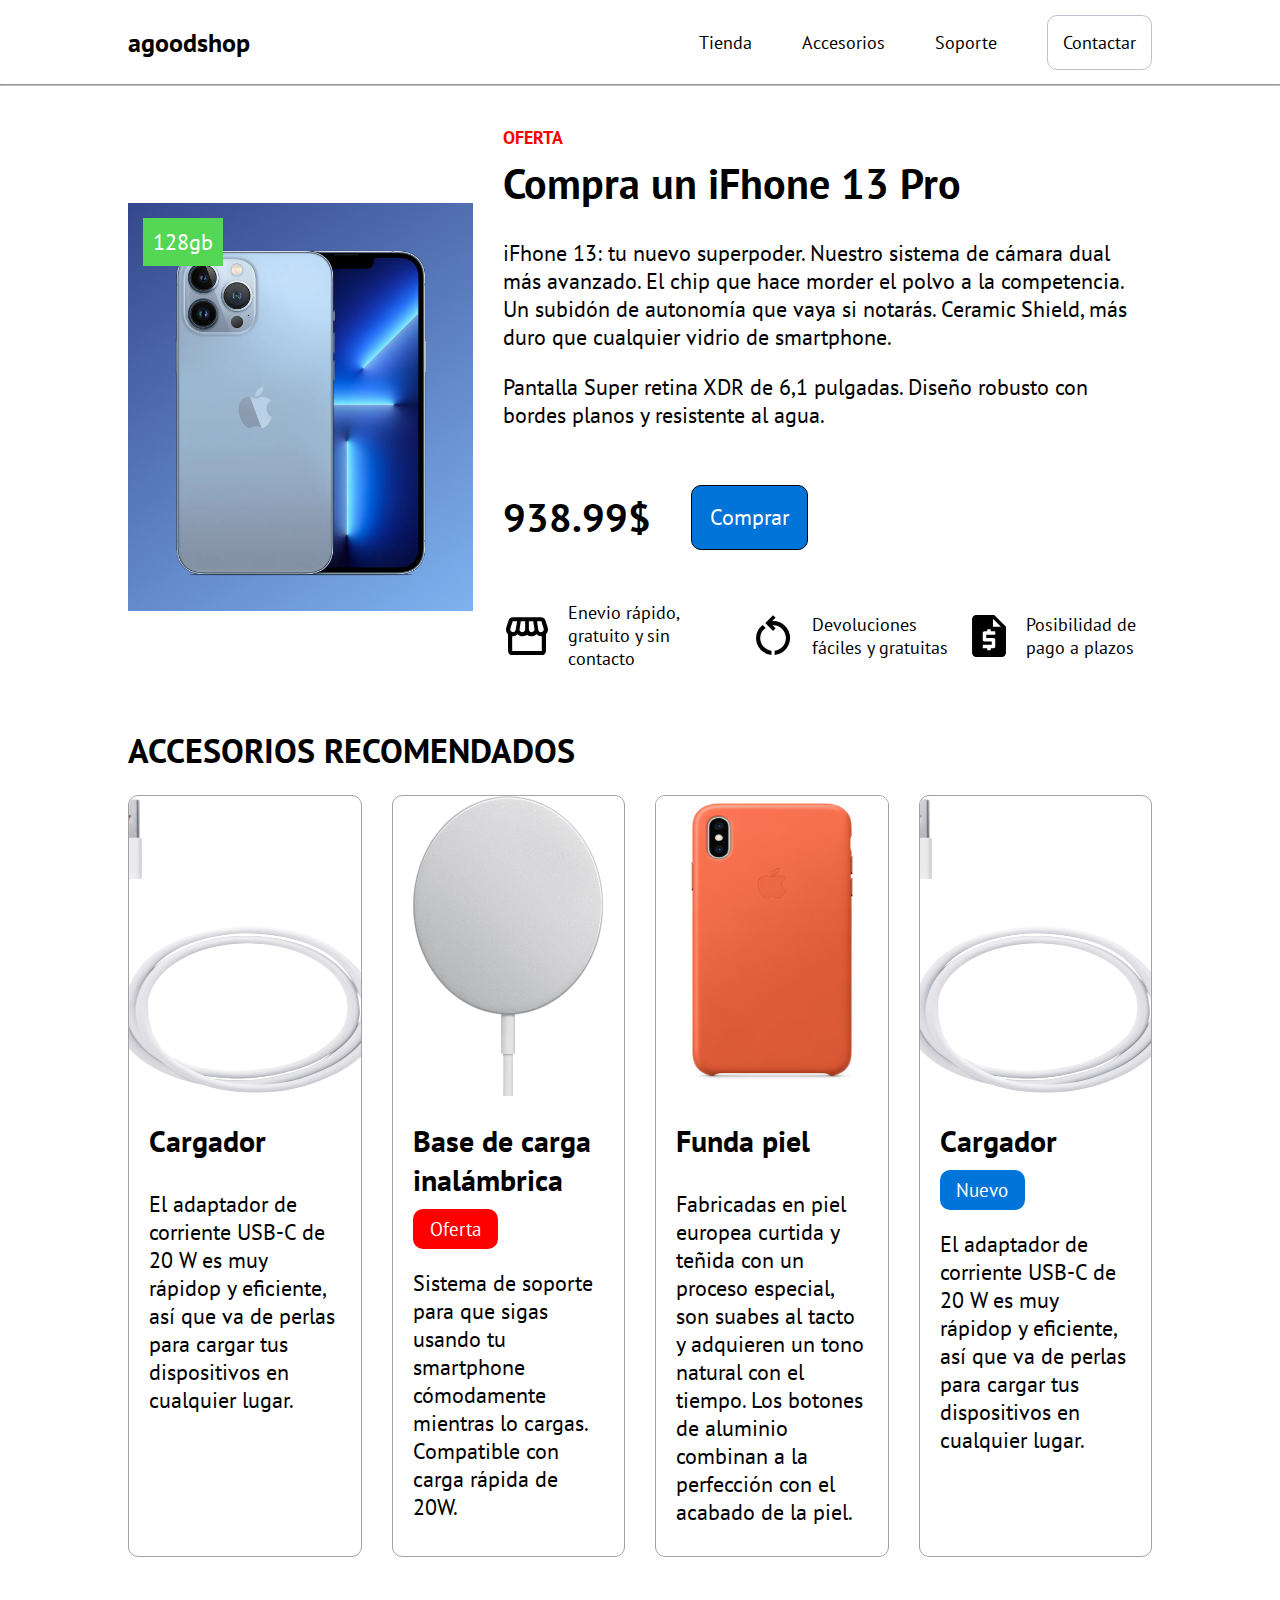
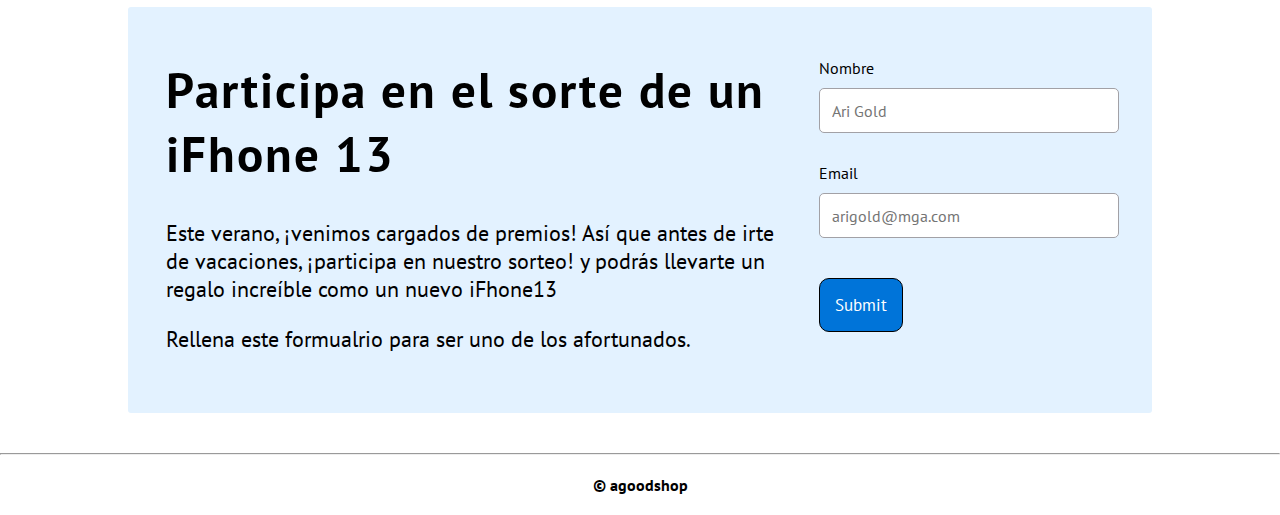
<file: pruebaHTML.html>
<!DOCTYPE html>
<html lang="en">
<head>
    <meta charset="UTF-8">
    <meta http-equiv="X-UA-Compatible" content="IE=edge">
    <meta name="viewport" content="width=device-width, initial-scale=1.0">

    <link href="https://fonts.googleapis.com/css2?family=PT+Sans&display=swap" rel="stylesheet">


    <link href="https://fonts.googleapis.com/css2?family=Castoro+Titling&family=Roboto+Slab&display=swap" rel="stylesheet">

    <!-- Llamada a los iconos de googleicons-->
    <link rel="stylesheet" href="https://fonts.googleapis.com/css2?family=Material+Symbols+Outlined:opsz,wght,FILL,GRAD@48,600,0,200" />


    <link rel="stylesheet" href="pruebaCSS.css">
    <title>Document</title>

</head>
<body>
    <header >
        <div class="header__tittle">
            <h3>agoodshop</h3>
        </div>
        <nav class="header__nav">
            <ul class="nav__list">
                <li><a href="">Tienda</a></li>
                <li><a href="#accesorios">Accesorios</a></li>
                <li><a href="">Soporte</a></li>
                <li><a href="" id="contactar">Contactar</a></li>
            </ul>
        </nav>
    </header>
    <hr class="separationOne"/>

    <!-- PRIMERA SECCION -->
    <main>
        <section class="mainProduct">
            <div class="mainProduct__picture pictureIfhone ">
                <img src="/assets/pictures/iphone-13-pro-max-blue-select.webp" class="pictureIfhone__imagen" alt="">
                <div class="pictureIfhone__green">128gb</div>
            </div>
            <div class="mainProduct__text text">
                <p id="oferta"><strong>OFERTA</strong></p>
                <h1 class="text__tittle">Compra un iFhone 13 Pro</h1>
                <p class="text__one">iFhone 13: tu nuevo superpoder. Nuestro sistema de cámara dual más avanzado. El chip que hace morder el polvo a la competencia. Un subidón de autonomía que vaya si notarás. Ceramic Shield, más duro que cualquier vidrio de smartphone. </p>
                <p class="text__two">Pantalla Super retina XDR de 6,1 pulgadas. Diseño robusto con bordes planos y resistente al agua.</p>
                <div class="text__three buyPrice">
                    <p class="buyPrice__price">938.99$</p>
                    <button class="buyPrice__button">Comprar</button>
                </div>
                
                <!-- LAS ETIQUETAS CON LOS ICONOS-->
                <div class="mainProduct__labels labels">
                    <div class="labels__label">
                        <img src="assets/icons/storefront_FILL0_wght600_GRAD200_opsz48.svg" alt="">
                        <p>Enevio rápido, gratuito y sin contacto</p>
                    </div>
                    <div class="labels__label">
                        <img src="assets/icons/restart_alt_FILL0_wght600_GRAD200_opsz48.svg" alt="">
                         <p>Devoluciones fáciles y gratuitas</p>
                    </div>
                    <div class="labels__label">
                        <img src="assets/icons/request_quote_FILL1_wght600_GRAD200_opsz48.svg" alt="">
                        <p>Posibilidad de pago a plazos</p>
                    </div>
                </div>
            </div>            
        </section>

        <!-- ARTICULOS RECOMENDADOS-->
        <section class="suggestions" id="accesorios">
            <h1 class="suggestions__tittle" id="tittle__suggestion">ACCESORIOS RECOMENDADOS</h1>
            <div class="suggestion__cards">
                <div class="cards">
                    <img src="assets/pictures/cargador.png" class="cards__img" alt="">
                    <h2 class="cards__tittle">Cargador</h2>
                    <p class="cards__text">El adaptador de corriente USB-C de 20 W es muy rápidop y eficiente, así que va de perlas para cargar tus dispositivos en cualquier lugar.</p>
                </div>
                <div class="cards">
                    <img class="cards__img" src="/assets/pictures/fee_786_587_png.webp" alt="">
                    <h2 class="cards__tittle">Base de carga inalámbrica</h2>
                    <button class="cards__alert--red">Oferta</button> 
                    <p class="cards__text">Sistema de soporte para que sigas usando tu smartphone cómodamente mientras lo cargas. Compatible con carga rápida de 20W.</p>
                </div>
                <div class="cards">
                    <img class="cards__img" src="/assets/pictures/MVFY2.jpg" id="cards__img4" alt="">
                    <h2 class="cards__tittle">Funda piel</h2>
                    <p class="cards__text">Fabricadas en piel europea curtida y teñida con un proceso especial, son suabes al tacto y adquieren un tono natural con el tiempo. Los botones de aluminio combinan a la perfección con el acabado de la piel.</p>
                </div>
                <div class="cards">
                    <img class="cards__img" src="assets/pictures/cargador.png"">
                    <h2 class="cards__tittle">Cargador</h2>
                    <button class="cards__alert--blue">Nuevo</button>
                    <p class="cards__text"> El adaptador de corriente USB-C de 20 W es muy rápidop y eficiente, así que va de perlas para cargar tus dispositivos en cualquier lugar.</p>
                </div>
            </div>
        </section>

        <!-- FORMULARIO-->
        <aside class="form">
            <div class="form__descripton description">
                <h1 class="description__tittle"> Participa en el sorte de un iFhone 13</h1>
                <p class="description__textOne">Este verano, ¡venimos cargados de premios! Así que antes de irte de vacaciones, ¡participa en nuestro sorteo! y podrás llevarte un regalo increíble como un nuevo iFhone13</p>
                <p class="description__textTwo">Rellena este formualrio para ser uno de los afortunados.</p>
            </div>
            <form class="form__form" action="" method="get">
                <div class="form__ladder">
                    <label id="idname" for="name">Nombre</label><br>
                    <input type="text" name="name" id="name" placeholder="Ari Gold">
                </div>
                <div class="form__ladder">
                    <label for="email">Email</label><br>
                    <input type="email" name="email" id="email" placeholder="arigold@mga.com">
                </div>
                <div class="form__submit">
                    <input type="submit" placeholder="arigold@mga.com">
                </div>
            </form>
        </aside>
    </main>
    <footer>
        <hr class="footer__hr">
        <div class="footer__text">
            <p><strong>© agoodshop</strong></p>
        </div>
    </footer>
</body>
</html>
</file>
<file: pruebaCSS.css>
*{
    box-sizing: border-box;
    font-family: 'PT Sans', sans-serif;
} 

body{
    margin: 0;
    padding: 0;
}

/* CABECERA */
header{
    display: flex;
    align-items: center;
    justify-content: space-between;
    margin: 0vw 10vw 0vw 10vw;
}

.header__tittle{
    font-size: 22px;
}

.nav__list{
    display: flex;
    gap: 50px;
}

.nav__list li{
    float: left;
    list-style: none;  
}

a{
    text-decoration: none;
    color: black;
    font-size: 18px;
    font-weight: 500;
}

.separationOne{
    border-color: rgb(149, 154, 166, 0.6);
    margin-top: 0%;
}

#contactar{
    border: 1px solid rgb(149, 154, 166, 0.6);
    padding: 15px;
    border-radius: 10px;
}


/*COMIENZA LA PRIEMRA SECCION*/
main{
    margin: 0vw 10vw 0vw 10vw;
}

section.mainProduct{
    display: flex;
    justify-content: space-between;
    align-items: flex-start;
    margin-top: 40px;
    gap:3%;

}

.mainProduct__picture{
    position: relative;
    background: linear-gradient(145deg,#35478C, #7FB2F0);
    display: flex;
    align-items: center;
    min-width: 320px; 
    max-width: 650px; 
    align-self: center; 
}

.pictureIfhone__imagen{
    width: 100%;
    height: auto; 
}

.pictureIfhone__green{
    display: inline;
    background-color: rgb(84, 215, 84);
    font-size: 22px;
    color: white;
    font-weight: 500;
    padding: 10px;
    position: absolute;
    top:15px;
    left: 15px;
}

#oferta{
    margin-top: 0%;
    margin-bottom: 0%;
    color: red;
    font-weight: 500;
    font-size: 18px;
}

/*TEXTO PRINCIPAL DEL IFHONE*/
.text__tittle{
    margin-top: 1%;
    font-size: 42px;
}

.text__one{
    font-size: 22px;
}
.text__two{
    font-size: 22px;
}

/*Estilo del precio y boton comrpar */
.buyPrice{
    display: flex;
    align-items: center;
    gap:40px;
}

.buyPrice__price{
    font-weight: 600;
    font-size: 40px ;
}

.buyPrice__button{
    border: 1px solid black;
    background-color:#0074D9;
    color: white;
    border-radius:10px;
    height: 65px;
    font-size: 22px;
    padding: 0px 18px;
    cursor: pointer;
}

.buyPrice__button:hover{
    background-color: rgb(40, 40, 90);
}



/*LABELS CON ICONOS*/
.labels{
    display: flex;
    align-items: center;
    gap: 2%;
}

.labels__label{
    display: flex;
    gap: 7%;
    align-items: center;
}

.labels__label p{
    font-size: 18px;
}



/*ARTICULOS RECOMENDADOS*/
.suggestions h1{
    font-size: 34px;
    margin-top: 40px;
}

.suggestion__cards{
    display: flex;
    justify-content: space-between;
    gap:30px;
}

.cards{
    border:1px solid #A2A1A6;
    width: 25%;
    display: flex;
    flex-direction: column;
    border-radius: 10px;
    overflow: hidden;
}

.cards__img{
    width: 350px;
    max-width: 450px; 
    min-width: 100px; 
    align-self: center;
    height: 300px; 
}

.cards__tittle{
    margin: 25px 20px 30px;
    font-size: 30px;
}

.suggestion__cards .cards:nth-child(2) h2{
    margin-bottom: 10px;
}

.suggestion__cards .cards:nth-child(4) h2{
    margin-bottom: 10px;
}

.cards__text{
    font-size: 22px;
    margin: 0px 20px 30px;
}

.cards__alert--red{
    width: 85px;
    height: 40px;
    border-radius: 10px;
    border: black;
    background-color: red;
    color: white;
    margin-left: 20px;
    margin-bottom: 20px;
    font-size: 19px;
}

.cards__alert--blue{
    width: 85px;
    height: 40px;
    border-radius: 10px;
    border: black;
    background-color: #0074D9;
    color: white;
    margin-left: 20px;
    margin-bottom: 20px;
    font-size: 19px;
}



/*FORM*/
aside.form{
    display: flex;
    background-color:#e3f2ff; 
    border-radius: 3px;
    margin-top: 50px;
    margin-bottom:40px;
    gap: 3vw;
    align-items: flex-start;
}

.form__descripton{ 
    flex-basis: 60%;
    margin: 4vw 0vw 3vw 3vw;

}

.description__tittle{
    margin-top: 0;
    font-size: 49px;
    width: auto;
    letter-spacing: 2px;
    max-width: 100%;
}

.description__textOne, .description__textTwo{
    font-size: 22px;
}

.form__form{
    margin-top: 4vw;
    margin-bottom: 3vw;
}

.form__ladder{
    margin-bottom: 30px;
}


input[type="text"],input[type="email"]{
    margin-top: 10px;
    border: 1px solid #A2A1A6;
    border-radius: 5px;
    height: 45px;
    width: 300px;
    padding: 12px;
    font-size: 16px;
}

input[type="email"]{
    margin-bottom: 10px;
}

input[type="submit"]{
    border: 1px solid black;
    background-color: #0074D9;
    padding: 15px;
    color: white;
    border-radius: 10px;
    font-size: 17px;
    cursor: pointer;
}

input[type="submit"]:hover{
    background-color: rgb(40, 40, 90);
}


/* FOTTER */
.footer__hr{
    margin: 0;
}

.footer__text{
    display: flex;
    justify-content: center;
    padding: 20px 0;  
}

.footer__text p{
    margin: 0;
    color: black;
}



/*MEDIA QUERIS*/
@media (max-width: 768px){
    main{
        margin-left: 2vw;
        margin-right: 2vw;
    }

    .nav__list{
        display: none;
    }

    .mainProduct{
        margin: none;
        flex-direction: column;
        align-items: center;
        height: auto;
    }

    .mainProduct__picture{
        margin: none;
        width: auto;
    }

    .pictureIfhone__imagen{
        width: 100%;
    }

    #oferta{
        margin-top: 15px;
    }

    .text__one, .text__two{
        font-size: 20px;
    }

    .mainProduct__text h1{
        font-size: 36px;
    }

    .buyPrice__price{
        font-size: 36px ;
    }

    .labels{
        flex-wrap: wrap;
        gap:2%;
    }

    .labels__label{
        gap: 2%;
        max-width: 48%;
        align-items: flex-start;
    }
    
    .labels__label p{
        font-size: 20px;
        margin-top: 0;
        margin-left: 0;
    }

    .labels__label img{
        height: 40px;
        width: 40px;
    }


    /*ARTICULOS RECOMENDADOS*/
    .suggestion__cards{
        flex-wrap: wrap;
    }

    #tittle__suggestion{
        font-size: 36px;
    }

    p.cards__text{
        font-size: 20px;
    }
    
    h2.cards__tittle{
        font-size: 28px;
    }

    .cards{
        flex-basis: 100%;
    }


    /*FORMULARIO*/
    .form{
        flex-wrap: wrap;
    }

    .form__descripton{
        letter-spacing: 0;
        margin: 0 7vw;
        flex-basis: 100%;
    }
    
    .description__tittle{
        font-size: 36px;
    }

    .description__textOne, .description__textTwo{
        font-size: 20px;
    }

    .form__form{
        width: 100%;
        margin: 0 7vw;
    }

    .form__ladder{
        width: 100%;
    }

    input[type="text"],input[type="email"]{
        width: 100%;
    }

    #email{
        margin-bottom: 0px;
    }

    input[type="submit"]{
        margin-top: 0px;
        margin-bottom: 30px;
    }
    }
</file>
